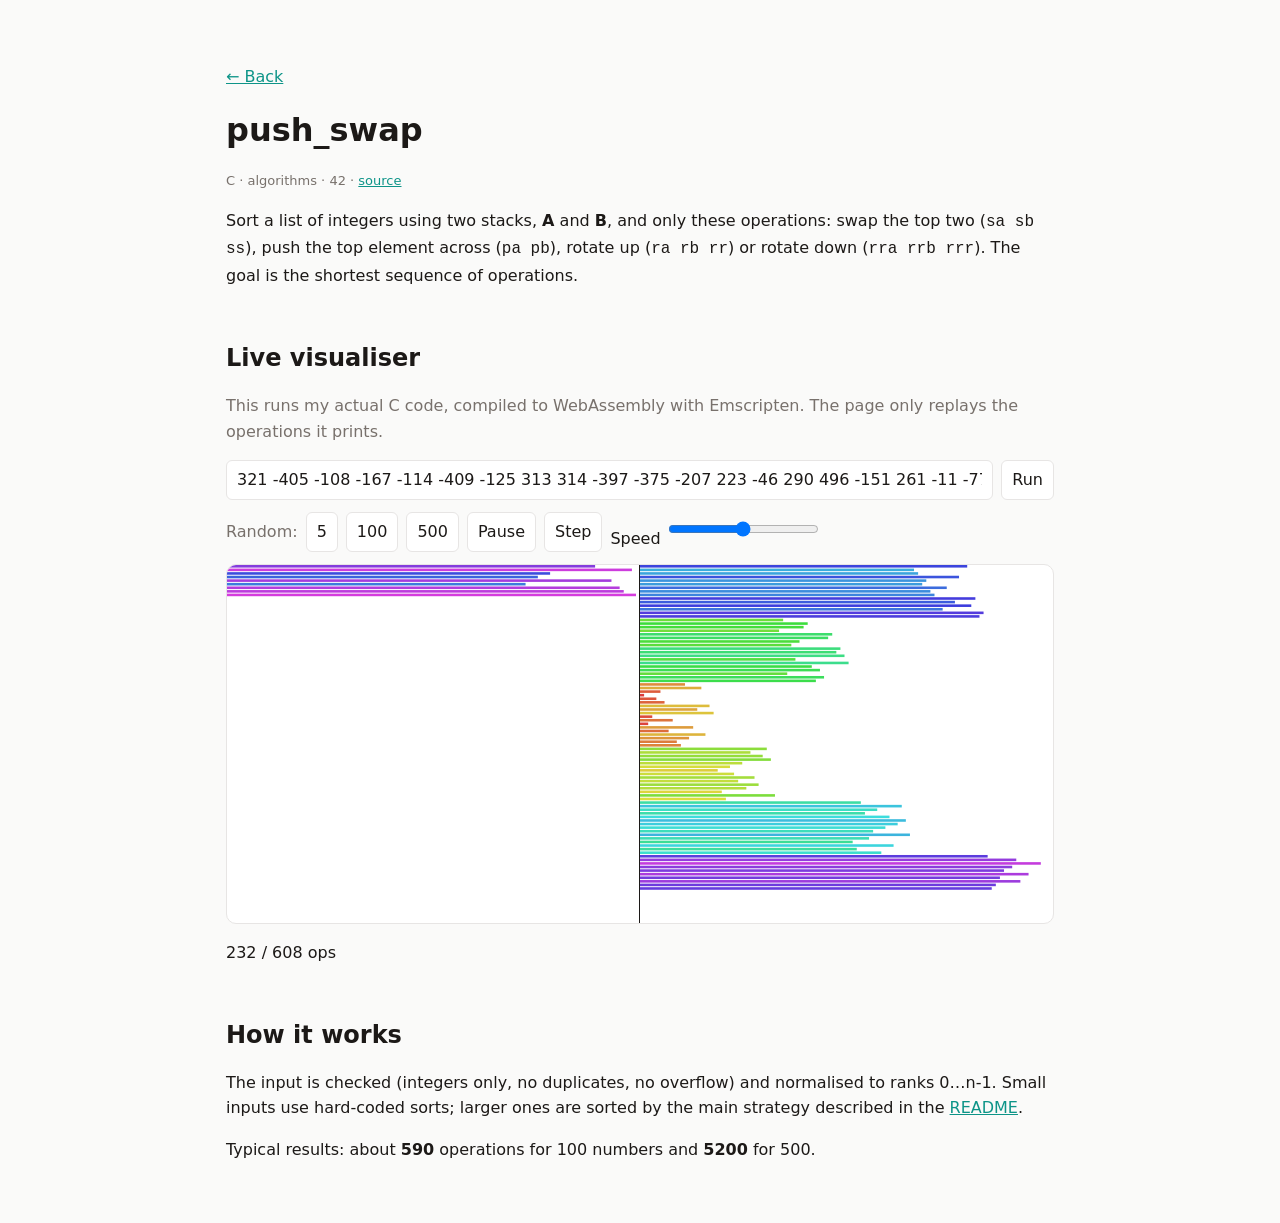
<file: projects/push_swap.html>
<!doctype html>
<html lang="en">
<head>
  <meta charset="utf-8">
  <meta name="viewport" content="width=device-width, initial-scale=1">
  <title>push_swap · Astral</title>
  <meta name="description" content="push_swap (42) with a live visualiser running the original C code compiled to WebAssembly.">
  <base target="_blank">
  <link rel="stylesheet" href="../style.css">
</head>
<body>
<main>
  <p><a href="../" target="_self">← Back</a></p>
  <h1>push_swap</h1>
  <p class="tags">C · algorithms · 42 · <a href="https://github.com/qstrql/push_swap">source</a></p>

  <p>
    Sort a list of integers using two stacks, <b>A</b> and <b>B</b>, and only these operations:
    swap the top two (<code>sa sb ss</code>), push the top element across (<code>pa pb</code>),
    rotate up (<code>ra rb rr</code>) or rotate down (<code>rra rrb rrr</code>).
    The goal is the shortest sequence of operations.
  </p>

  <section>
    <h2>Live visualiser</h2>
    <p class="muted">This runs my actual C code, compiled to WebAssembly with Emscripten. The page only replays the operations it prints.</p>
    <div class="controls">
      <input id="input" type="text" aria-label="Numbers to sort" placeholder="3 1 2 …">
      <button id="run">Run</button>
    </div>
    <div class="controls">
      <span class="muted">Random:</span>
      <button data-n="5">5</button>
      <button data-n="100">100</button>
      <button data-n="500">500</button>
      <button id="play">Play</button>
      <button id="step">Step</button>
      <label>Speed <input id="speed" type="range" min="0" max="10" value="5"></label>
    </div>
    <canvas id="canvas" aria-label="Stacks A (left) and B (right)"></canvas>
    <p><span id="count"></span> <strong id="status"></strong></p>
  </section>

  <section>
    <h2>How it works</h2>
    <!-- TODO: explain your algorithm: normalisation, the sort strategy, small-case handling. -->
    <p>
      The input is checked (integers only, no duplicates, no overflow) and normalised to ranks 0…n-1.
      Small inputs use hard-coded sorts; larger ones are sorted by the main strategy described in the
      <a href="https://github.com/qstrql/push_swap">README</a>.
    </p>
    <p>Typical results: about <b>590</b> operations for 100 numbers and <b>5200</b> for 500.</p>
  </section>
</main>
<script type="module" src="push_swap/visualiser.js"></script>
</body>
</html>
</file>
<file: style.css>
:root {
  --bg: #fafaf9;
  --fg: #1c1917;
  --muted: #78716c;
  --card: #ffffff;
  --border: #e7e5e4;
  --accent: #0d9488;
}
@media (prefers-color-scheme: dark) {
  :root {
    --bg: #0c0a09;
    --fg: #f5f5f4;
    --muted: #a8a29e;
    --card: #1c1917;
    --border: #292524;
    --accent: #2dd4bf;
  }
}

* { box-sizing: border-box; }
body {
  margin: 0;
  background: var(--bg);
  color: var(--fg);
  font: 16px/1.6 system-ui, sans-serif;
}
main { max-width: 860px; margin: 0 auto; padding: 48px 16px; }
a { color: var(--accent); }
h1, h2 { line-height: 1.2; }
section { margin-top: 56px; }
.muted { color: var(--muted); }

.hero { display: flex; gap: 20px; align-items: center; flex-wrap: wrap; }
.hero img { width: 88px; height: 88px; border-radius: 50%; }
.hero h1 { margin: 0; }

.grid { display: grid; grid-template-columns: repeat(auto-fill, minmax(240px, 1fr)); gap: 16px; }
.card {
  background: var(--card);
  border: 1px solid var(--border);
  border-radius: 10px;
  padding: 16px;
}
.card h3 { margin: 0 0 6px; }
.card p { margin: 0 0 10px; }
.tags { font-size: 13px; color: var(--muted); }

button, input, select {
  font: inherit;
  color: var(--fg);
  background: var(--card);
  border: 1px solid var(--border);
  border-radius: 6px;
  padding: 6px 10px;
}
button { cursor: pointer; }
button:hover { border-color: var(--accent); }

.controls { display: flex; flex-wrap: wrap; gap: 8px; align-items: center; margin: 12px 0; }
.controls input[type=text] { flex: 1 1 200px; min-width: 0; }
canvas { width: 100%; height: 360px; display: block; background: var(--card); border: 1px solid var(--border); border-radius: 10px; }
pre { overflow-x: auto; }
</file>
